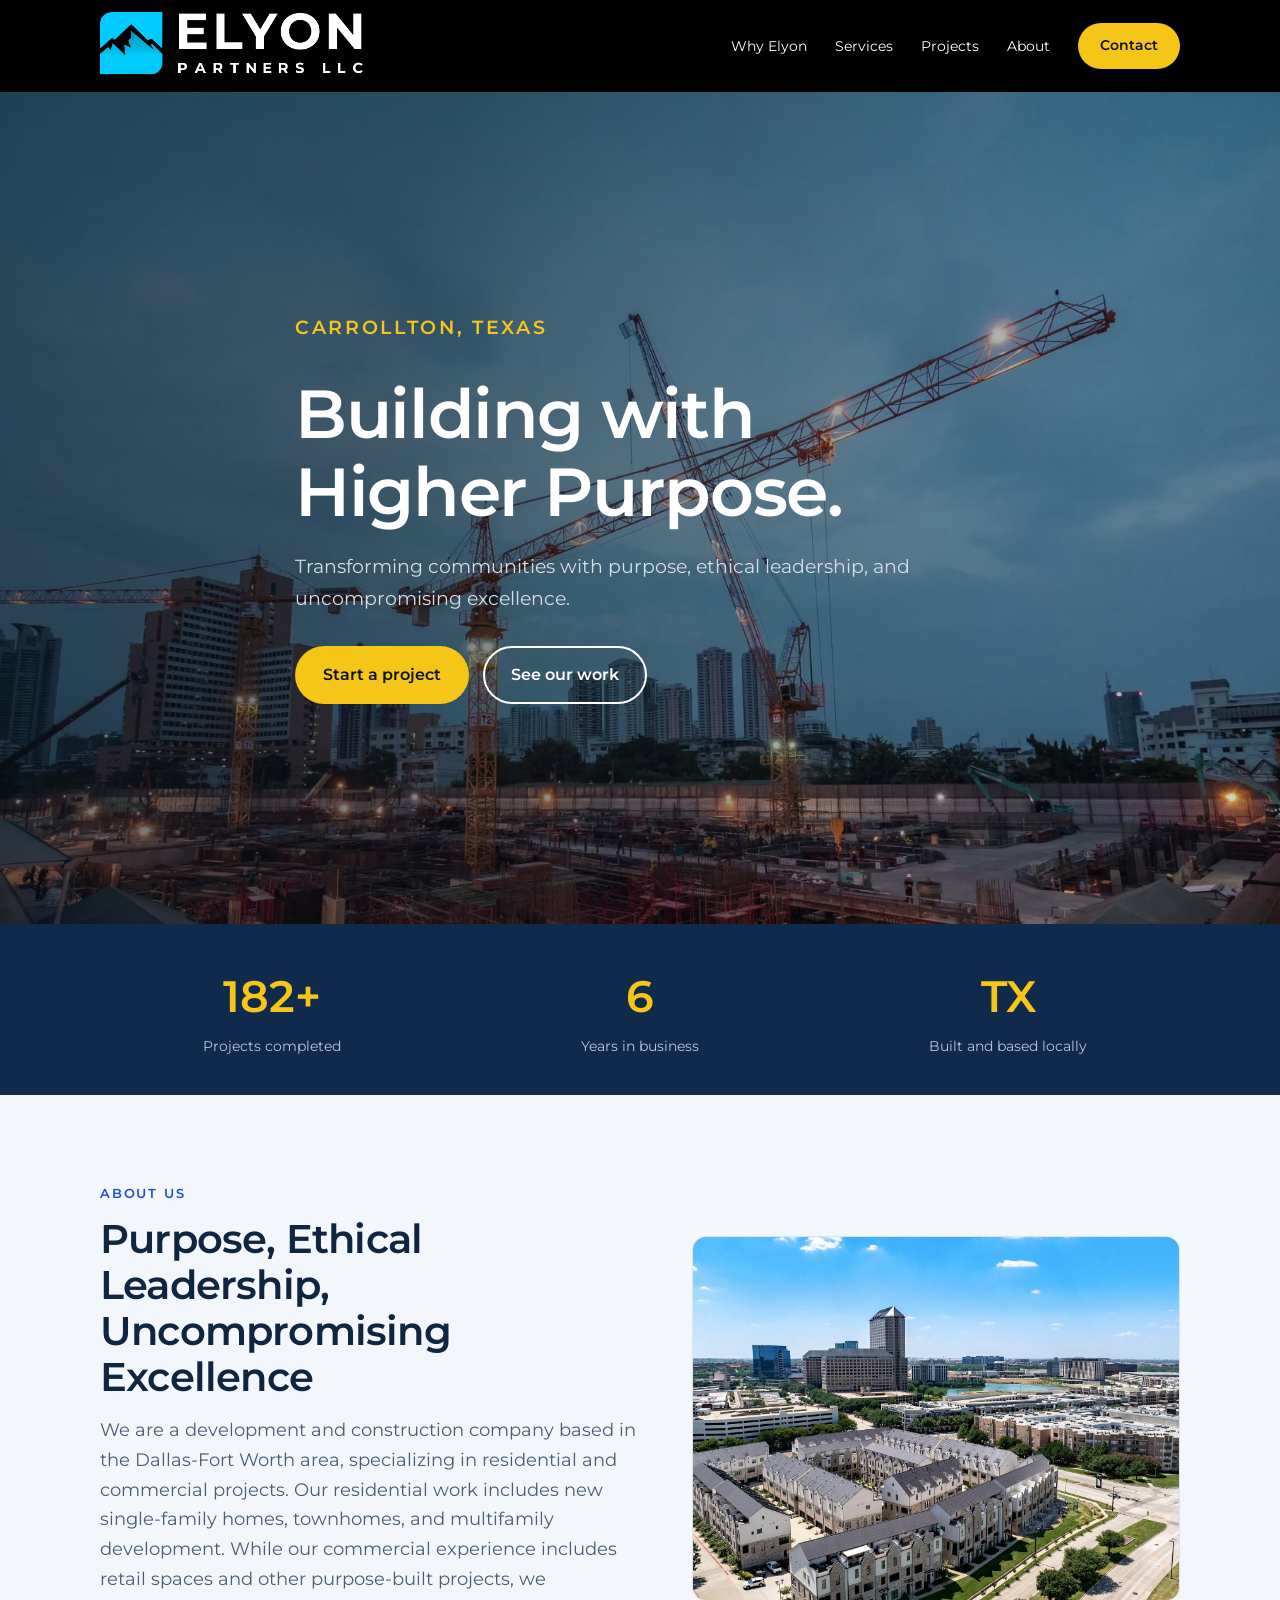
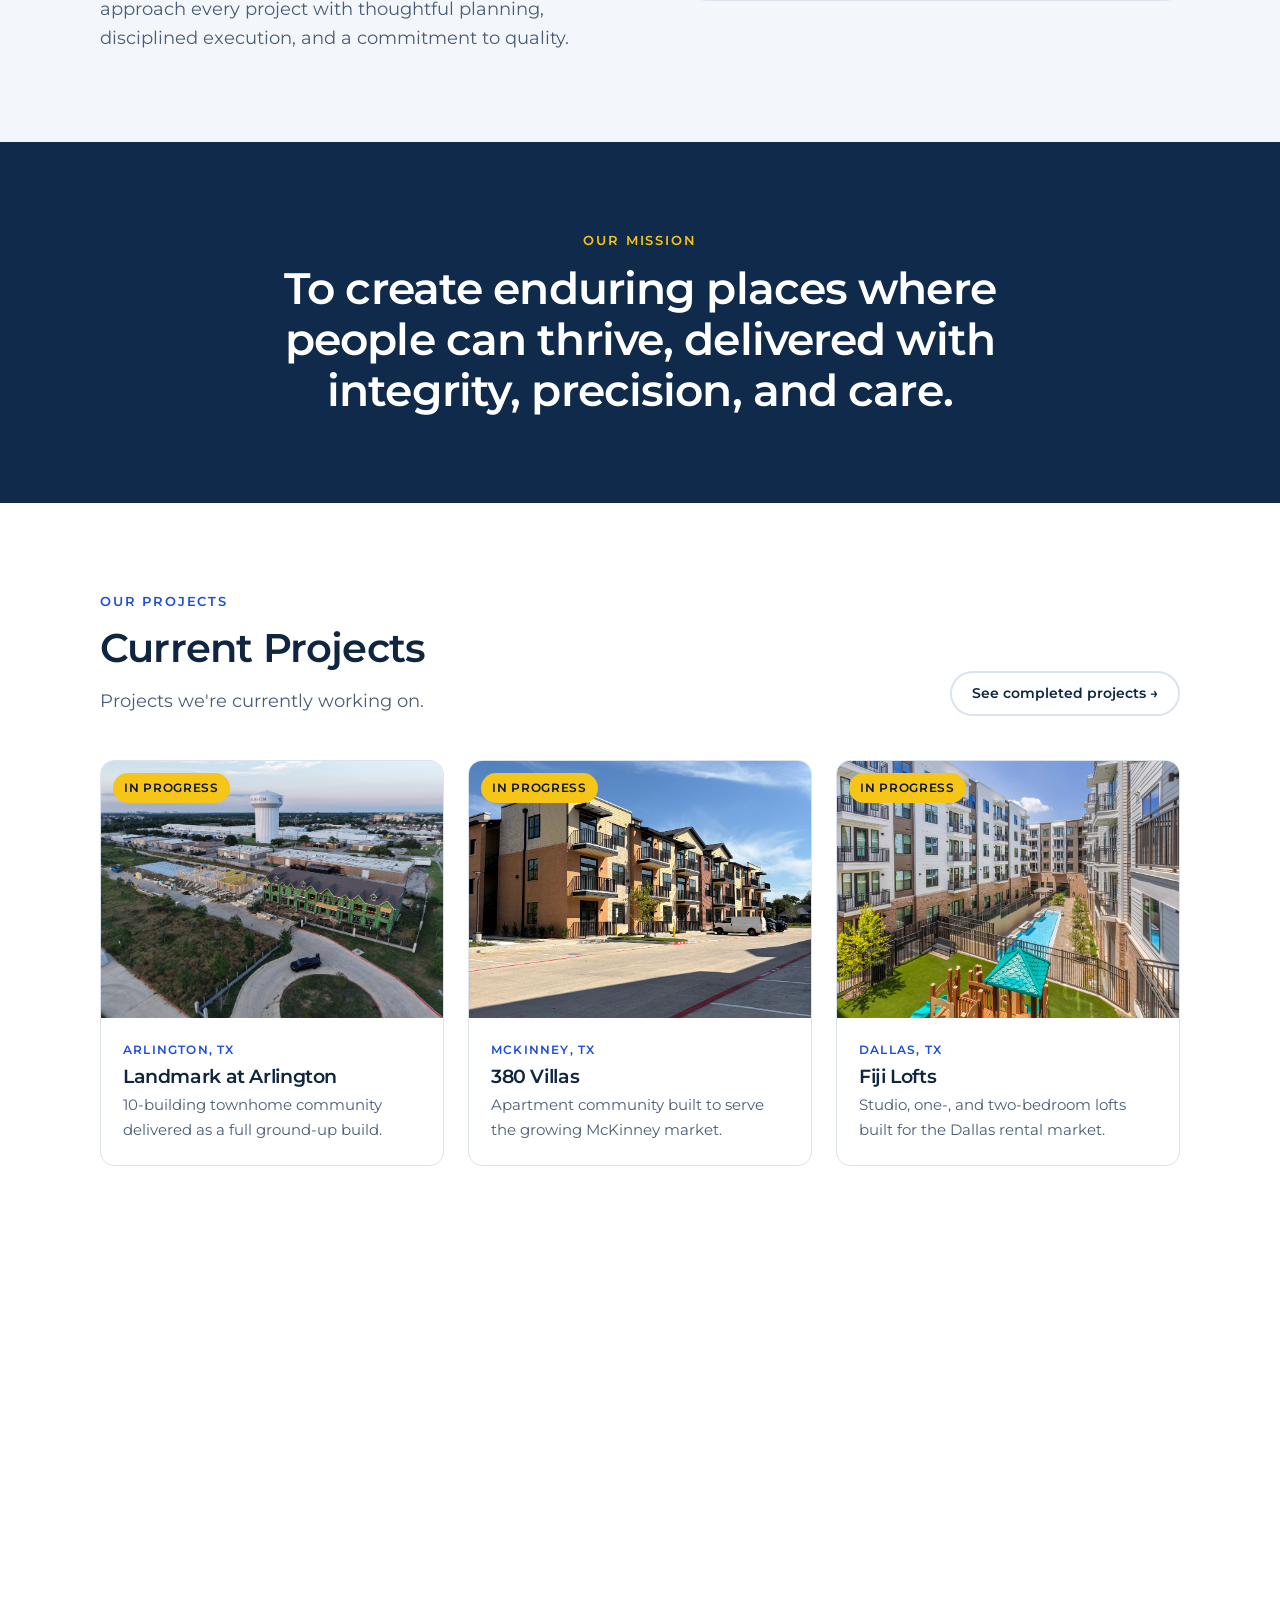
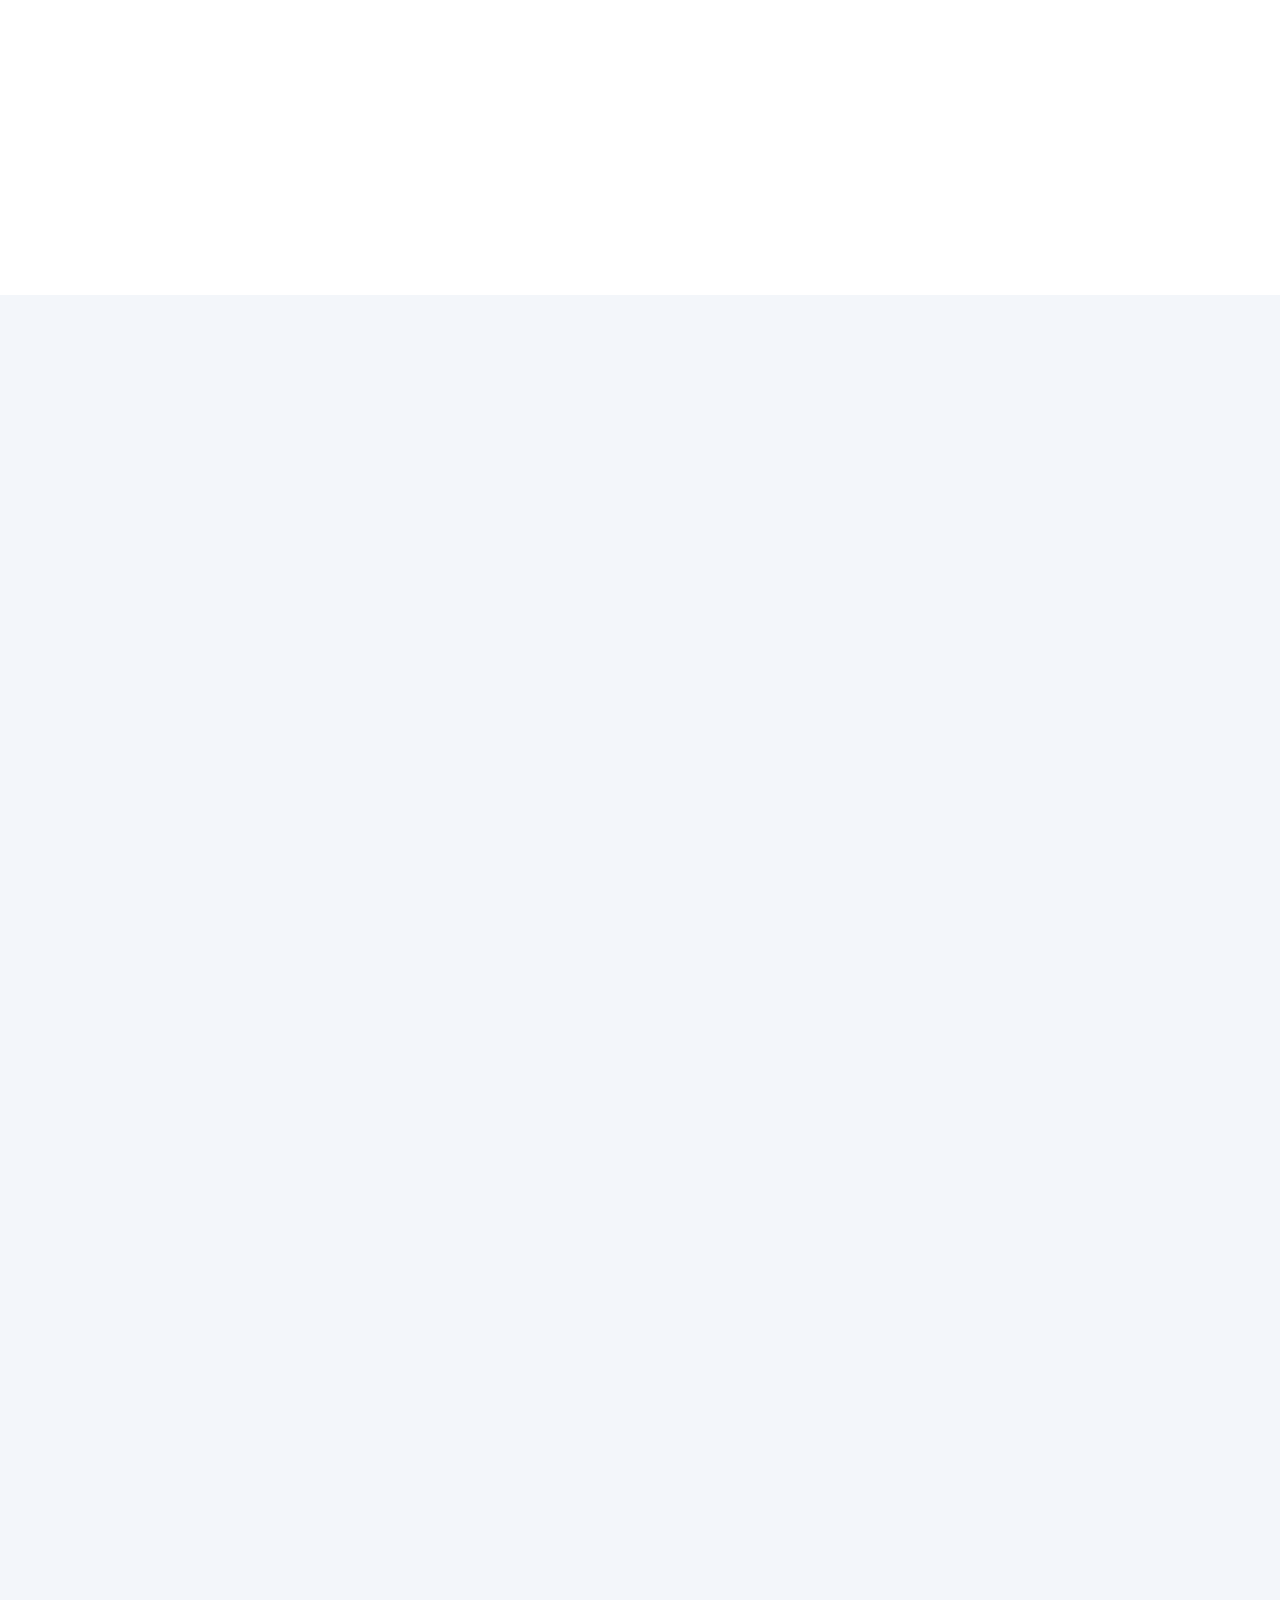
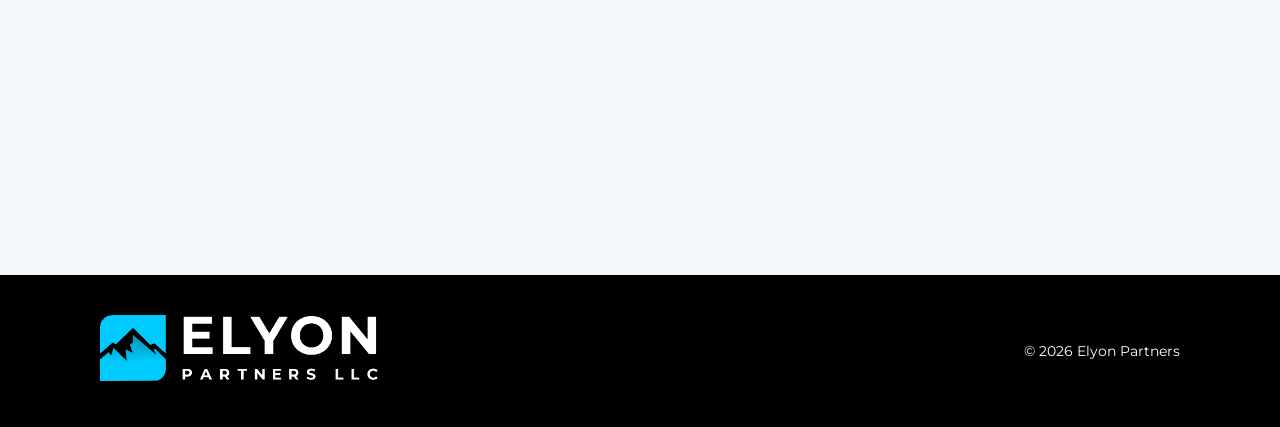
<file: index.html>
<!doctype html>
<html lang="en">
<head>
<meta charset="utf-8">
<meta name="viewport" content="width=device-width, initial-scale=1">
<title>Elyon Partners | Carrollton, TX</title>
<meta name="description" content="Elyon Partners builds and develops multi-family communities and commercial projects across Texas. Local, accountable, and hands-on from first sketch to final service call.">
<link rel="preconnect" href="https://fonts.googleapis.com">
<link rel="preconnect" href="https://fonts.gstatic.com" crossorigin>
<link href="https://fonts.googleapis.com/css2?family=Montserrat:wght@400;500;600;700;800&display=swap" rel="stylesheet">
<link rel="stylesheet" href="styles.css">
</head>
<body>
<script>document.documentElement.classList.add("js")</script>

<header>
  <nav class="wrap" aria-label="Main">
    <a class="logo" href="#top"><img src="photos/logo_white_text.png" alt="Elyon Partners"></a>
    <ul>
      <li><a href="#why">Why Elyon</a></li>
      <li><a href="#services">Services</a></li>
      <li><a href="#projects">Projects</a></li>
      <li><a href="#about">About</a></li>
      <li><a class="btn btn-primary" href="#contact">Contact</a></li>
    </ul>
  </nav>
</header>

<main id="top">
  <section class="hero" aria-labelledby="h1">
    <video class="hero-video" autoplay muted loop playsinline preload="auto"
    poster="photos/hero.jpg">
      <source src="photos/hero.mp4" type="video/mp4">
    </video>
    <div class="wrap">
      <p class="eyebrow" style="color:var(--accent)"><span data-site="location">Carrollton, Texas</span></p>
      <h1 id="h1">Building with Higher Purpose.</h1>
      <p>Transforming communities with purpose, ethical leadership, and uncompromising excellence.</p>
      <div class="btns">
        <a class="btn btn-primary" href="#contact">Start a project</a>
        <a class="btn btn-ghost" href="#projects">See our work</a>
      </div>
    </div>
  </section>

  <div class="stats">
    <div class="wrap">
      <div><b data-count="182" data-suffix="+">182+</b><span>Projects completed</span></div>
      <div><b data-count="6">6</b><span>Years in business</span></div>
      <div><b>TX</b><span>Built and based locally</span></div>
    </div>
  </div>

  <section id="about" class="soft" aria-labelledby="about-h">
    <div class="wrap about">
      <div>
        <p class="eyebrow reveal">About us</p>
        <h2 class="reveal" id="about-h">Purpose, Ethical Leadership, Uncompromising Excellence</h2>
        <p class="lead reveal">We are a development and construction company based in the Dallas-Fort Worth area, specializing in residential and commercial projects.
           Our residential work includes new single-family homes, townhomes, and multifamily development. While our commercial experience includes retail spaces and 
           other purpose-built projects, we approach every project with thoughtful planning, disciplined execution, and a commitment to quality.</p>
      </div>
      <!-- Swap src below with your picture, e.g. photos/about.jpg -->
      <figure class="about-img reveal">
        <img src="photos/cedar branch.jpg" alt="Elyon Partners project">
      </figure>
    </div>
  </section>

  <section id="mission" class="mission" aria-labelledby="mission-h">
    <div class="wrap">
      <p class="eyebrow reveal">Our mission</p>
      <h2 class="reveal" id="mission-h">To create enduring places where people can thrive, delivered with integrity, precision, and care.</h2>
    </div>
  </section>

  <section id="projects" aria-labelledby="proj-h">
    <div class="wrap">
      <div class="sec-head">
        <div>
          <p class="eyebrow reveal">Our projects</p>
          <h2 class="reveal" id="proj-h">Current Projects</h2>
          <p class="lead reveal">Projects we're currently working on.</p>
        </div>
        <a class="btn btn-sm reveal" href="projects.html">See completed projects &rarr;</a>
      </div>
      <div class="proj-grid" id="current-projects"></div>
    </div>
  </section>


  <section id="why" aria-labelledby="why-h">
    <div class="wrap">
      <p class="eyebrow reveal">Why hire us</p>
      <h2 class="reveal" id="why-h">Built on quality, accountability, and local roots.</h2>
      <p class="lead reveal">Choosing a builder is choosing who answers the phone when things get complicated. Here is what you get with Elyon Partners.</p>
      <div class="grid g4">
        <article class="card reveal"><div class="n">1</div><h3>Hands-on Project Management</h3><p>Direct, active oversight on every job. Never handed off to a rotating cast of subs.</p></article>
        <article class="card reveal"><div class="n">2</div><h3>Safety-First Culture</h3><p>Site safety and compliance built into how we run every project daily.</p></article>
        <article class="card reveal"><div class="n">3</div><h3>Transparent Communication</h3><p>Every role stays informed during every phase, including owners and developers.</p></article>
        <article class="card reveal"><div class="n">4</div><h3>On-Time, On-Budget Delivery</h3><p>Disciplined scheduling and cost control from groundbreaking to close.</p></article>
      </div>
    </div>
  </section>

  <section id="services" class="soft" aria-labelledby="svc-h">
    <div class="wrap">
      <p class="eyebrow reveal">Our Services</p>
      <h2 class="reveal" id="svc-h">What we do</h2>
      <div class="grid g2">
        <article class="svc reveal">
          <figure><img src="photos/service-multifamily.jpg" alt="Multi-family community" loading="lazy"></figure>
          <div><h3>Multi-Family Development</h3><p>Developing multi-family and residential communities throughout Texas with a purpose. We believe our homes are a reflection of us and our ability to connect and foster wholeness.</p></div>
        </article>
        <article class="svc reveal">
          <figure><img src="photos/service-commercial.jpg" alt="Commercial building" loading="lazy"></figure>
          <div><h3>Commercial Construction</h3><p>From retail spaces to office complexes, we excel in delivering high-quality commercial construction solutions. With a focus on efficiency and excellence, we are committed to meeting your unique business needs.</p></div>
        </article>
      </div>
    </div>
  </section>




  <section id="contact" class="soft" aria-labelledby="c-h">
    <div class="wrap contact">
      <div>
        <p class="eyebrow reveal">Get in touch</p>
        <h2 class="reveal" id="c-h">Let's talk about your project.</h2>
        <p class="lead reveal">For any inquiries, questions, or to discuss your upcoming project, please feel free to contact us at <a data-site="phone" href="tel:+14699840156">469-984-0156</a> or simply fill out the form below.</p>
        <dl class="reveal">
          <div><dt>Inquiries</dt><dd><a data-site="phone" href="tel:+14699840156">469-984-0156</a></dd></div>
          <div><dt>Warranty or Service Request</dt><dd>Please email us at <a data-site="email" href="mailto:Howdy@elyondev.com">Howdy@elyondev.com</a></dd></div>
          <div><dt>Hours of Operation</dt><dd data-site="hours">Mon-Fri 8am-5pm</dd></div>
        </dl>
      </div>
      <!-- ponytail: mailto form for local preview; swap for a real endpoint when hosted -->
      <form class="reveal" action="mailto:Howdy@elyondev.com" method="post" enctype="text/plain">
        <label>Your Name<input name="name" required autocomplete="name"></label>
        <label>Email<input name="email" type="email" required autocomplete="email"></label>
        <label>Subject<input name="subject"></label>
        <label>Message<textarea name="message" required></textarea></label>
        <button class="btn btn-primary" type="submit">Send Message</button>
      </form>
    </div>
  </section>
</main>

<footer>
  <div class="wrap">
    <a href="#top"><img src="photos/logo_white_text.png" alt="Elyon Partners"></a>
    <span>© <span id="y"></span> Elyon Partners</span>
  </div>
</footer>
<script src="site-config.js"></script>
<script src="projects-data.js"></script>
<script src="site.js"></script>
</body>
</html>
</file>
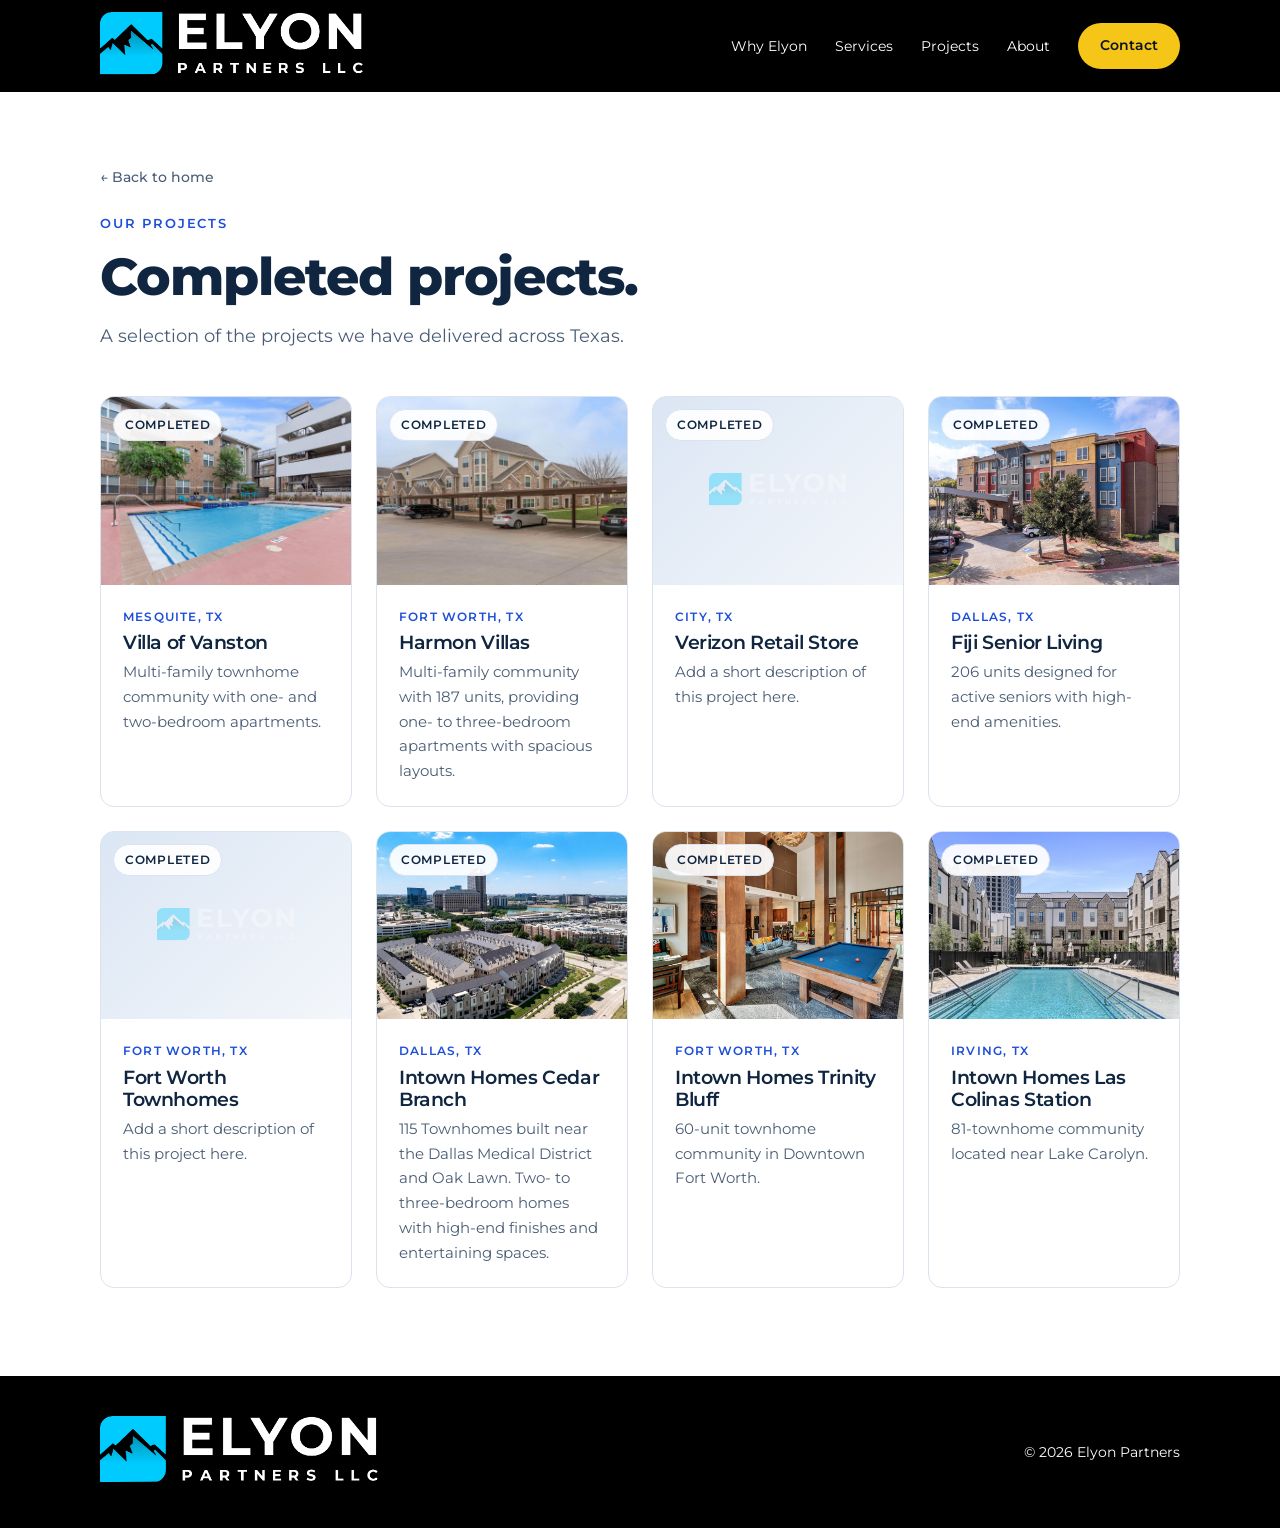
<file: projects.html>
<!doctype html>
<html lang="en">
<head>
<meta charset="utf-8">
<meta name="viewport" content="width=device-width, initial-scale=1">
<title>Completed Projects | Elyon Partners</title>
<meta name="description" content="A look at the projects Elyon Partners has completed across Texas.">
<link rel="preconnect" href="https://fonts.googleapis.com">
<link rel="preconnect" href="https://fonts.gstatic.com" crossorigin>
<link href="https://fonts.googleapis.com/css2?family=Montserrat:wght@400;500;600;700;800&display=swap" rel="stylesheet">
<link rel="stylesheet" href="styles.css">
</head>
<body>
<script>document.documentElement.classList.add("js")</script>

<header>
  <nav class="wrap" aria-label="Main">
    <a class="logo" href="index.html"><img src="photos/logo_white_text.png" alt="Elyon Partners"></a>
    <ul>
      <li><a href="index.html#why">Why Elyon</a></li>
      <li><a href="index.html#services">Services</a></li>
      <li><a href="index.html#projects">Projects</a></li>
      <li><a href="index.html#about">About</a></li>
      <li><a class="btn btn-primary" href="index.html#contact">Contact</a></li>
    </ul>
  </nav>
</header>

<main>
  <section class="page-hero" aria-labelledby="h1">
    <div class="wrap">
      <a class="back" href="index.html#projects">&larr; Back to home</a>
      <p class="eyebrow">Our projects</p>
      <h1 id="h1" style="font-size:clamp(32px,5vw,52px);font-weight:800;margin-bottom:16px">Completed projects.</h1>
      <p class="lead">A selection of the projects we have delivered across Texas.</p>
    </div>
  </section>
  <section style="padding-top:0">
    <div class="wrap"><div class="proj-grid four" id="completed-projects"></div></div>
  </section>
</main>

<footer>
  <div class="wrap">
    <a href="index.html"><img src="photos/logo_white_text.png" alt="Elyon Partners"></a>
    <span>© <span id="y"></span> Elyon Partners</span>
  </div>
</footer>
<script src="projects-data.js"></script>
<script src="site.js"></script>
</body>
</html>
</file>
<file: styles.css>
:root{
  --ink:#0f2540; --ink-2:#4a5d75; --line:#dbe3ee; --bg:#fff; --soft:#f3f6fa; --card:#fff;
  --deep:#000; --on-accent:#0a1521; --navy:#0f2a4a;
  --accent:#f5c518; --accent-ink:#1d4ed8; --accent-hover:#ffd84d; --radius:14px; --max:1120px;
  color-scheme:light;
}
*{box-sizing:border-box;margin:0}
html{scroll-behavior:smooth;scroll-padding-top:72px}
body{font:16px/1.65 Montserrat,system-ui,sans-serif;color:var(--ink);background:var(--bg);-webkit-font-smoothing:antialiased}
img{display:block;max-width:100%}
a{color:inherit}
.wrap{max-width:var(--max);margin:0 auto;padding:0 20px}
section{padding:88px 0}
.eyebrow{font-size:13px;font-weight:600;letter-spacing:.14em;text-transform:uppercase;color:var(--accent-ink);margin-bottom:12px}
h1,h2,h3{line-height:1.15;letter-spacing:-.02em}
h2{font-size:clamp(28px,4vw,40px);font-weight:600;margin-bottom:16px}
h3{font-size:19px;font-weight:600;margin-bottom:8px}
.lead{font-size:18px;color:var(--ink-2);max-width:60ch}
.btn{display:inline-block;padding:14px 26px;border-radius:999px;font-weight:600;text-decoration:none;border:2px solid transparent;transition:transform .2s,background .2s,color .2s,box-shadow .2s}
.btn:hover{transform:translateY(-2px)}
.btn-primary{background:var(--accent);color:var(--on-accent)}
.btn-primary:hover{background:var(--accent-hover);box-shadow:0 8px 24px rgba(245,197,24,.25)}
.btn-ghost{border-color:#fff;color:#fff}
.btn-ghost:hover{background:#fff;color:var(--on-accent)}
:focus-visible{outline:3px solid var(--accent);outline-offset:3px}

/* nav */
header{position:sticky;top:0;z-index:10;background:#000;border-bottom:0;transition:transform .35s cubic-bezier(.2,.7,.2,1)}
header.hide{transform:translateY(-100%)}
nav{display:flex;align-items:center;justify-content:space-between;height:92px}
.logo img{height:68px;width:auto}
nav ul{display:flex;gap:28px;list-style:none;padding:0;align-items:center}
nav ul a{text-decoration:none;font-size:14px;font-weight:400;color:#fff}
nav ul a:hover{color:#fff}
nav .btn{padding:9px 20px;font-size:14px;color:var(--on-accent)}
nav ul a:not(.btn){position:relative}
nav ul a:not(.btn)::after{content:"";position:absolute;left:0;right:0;bottom:-6px;height:2px;background:var(--accent);transform:scaleX(0);transform-origin:left;transition:transform .25s}
nav ul a:not(.btn):hover::after{transform:scaleX(1)}

/* hero */
.hero{background:#060e17 url("photos/hero.jpg") center/cover;position:relative;isolation:isolate;overflow:hidden;color:#fff;padding:0;min-height:calc(100vh - 68px);display:flex;align-items:center}
.hero::before{content:"";position:absolute;inset:0;z-index:-1;
  background:linear-gradient(105deg,rgba(6,14,23,.55) 30%,rgba(6,14,23,.15))}
.hero-video{position:absolute;inset:0;width:100%;height:100%;object-fit:cover;z-index:-2;
  animation:kenburns 24s ease-out forwards}
@keyframes kenburns{from{transform:scale(1.12)}to{transform:scale(1)}}
@keyframes rise{from{opacity:0;transform:translateY(28px)}to{opacity:1;transform:none}}
.hero .wrap>*{animation:rise .9s cubic-bezier(.2,.7,.2,1) both}
.hero .wrap>:nth-child(2){animation-delay:.12s}
.hero .wrap>:nth-child(3){animation-delay:.26s}
.hero .wrap>:nth-child(4){animation-delay:.4s}
.hero .wrap{padding-top:96px;padding-bottom:96px}
.hero h1{font-size:clamp(38px,6.5vw,68px);font-weight:600;max-width:15ch;margin-bottom:20px}
.hero p{font-size:19px;max-width:52ch;color:#d5dde5;margin-bottom:32px}
.hero .btns{display:flex;gap:14px;flex-wrap:wrap}

/* stats strip */
.stats{background:var(--navy);color:#fff;padding:36px 0}
.stats .wrap{display:grid;grid-template-columns:repeat(3,1fr);gap:24px;text-align:center}
.stats b{display:block;font-size:clamp(30px,4vw,44px);font-weight:600;color:var(--accent)}
.stats span{font-size:14px;color:#b9c8da}

/* why */
.grid{display:grid;gap:24px;margin-top:44px}
.g4{grid-template-columns:repeat(4,1fr)}
.g3{grid-template-columns:repeat(3,1fr)}
.g2{grid-template-columns:repeat(2,1fr)}
.card{border:1px solid var(--line);border-radius:var(--radius);padding:28px;background:var(--card)}
.card,.svc{transition:transform .3s,border-color .3s,box-shadow .3s}
.card:hover,.svc:hover{transform:translateY(-6px);border-color:var(--accent);box-shadow:0 18px 40px rgba(15,37,64,.14)}
.card .n{display:grid;place-items:center;width:40px;height:40px;border-radius:10px;background:rgba(245,197,24,.28);color:var(--accent-ink);font-weight:600;margin-bottom:18px;transition:transform .3s}
.card:hover .n{transform:rotate(-8deg) scale(1.1)}
.card p{color:var(--ink-2);font-size:15px}

/* services */
.soft{background:var(--soft)}
.svc{border-radius:var(--radius);overflow:hidden;background:var(--card);border:1px solid var(--line)}
.svc figure,.svc img{width:100%;aspect-ratio:16/10;object-fit:cover;transition:transform .6s}
.svc:hover img{transform:scale(1.06)}
.svc div{padding:28px}
.svc p{color:var(--ink-2)}

/* projects */

/* projects */
.sec-head{display:flex;justify-content:space-between;align-items:flex-end;gap:20px;flex-wrap:wrap}
.btn-sm{padding:9px 20px;font-size:14px;border-color:var(--line);color:var(--ink)}
.btn-sm:hover{border-color:var(--accent);color:var(--accent);background:transparent}
.pcard{display:flex;flex-direction:column;border:1px solid var(--line);border-radius:var(--radius);overflow:hidden;background:var(--card);transition:transform .3s,border-color .3s,box-shadow .3s}
.pcard:hover{transform:translateY(-6px);border-color:var(--accent);box-shadow:0 18px 40px rgba(15,37,64,.14)}
.pimg{position:relative;aspect-ratio:4/3;overflow:hidden;background:linear-gradient(135deg,#dbe6f4,#f3f6fa)}
.pimg img{width:100%;height:100%;object-fit:cover;transition:transform .6s}
.pcard:hover .pimg img{transform:scale(1.06)}
.pimg.ph{display:grid;place-items:center}
.pimg.ph img{width:55%;height:auto;opacity:.35;object-fit:contain}
.badge{position:absolute;top:12px;left:12px;font-size:12px;font-weight:600;letter-spacing:.06em;text-transform:uppercase;padding:5px 11px;border-radius:999px;background:var(--accent);color:var(--on-accent)}
.badge.done{background:rgba(255,255,255,.92);color:var(--ink);border:1px solid var(--line)}
.pbody{padding:22px;display:grid;gap:6px}
.pbody h3{margin:0}
.ploc{font-size:12px;font-weight:600;letter-spacing:.1em;text-transform:uppercase;color:var(--accent-ink)}
.pbody p{color:var(--ink-2);font-size:15px}
.proj-grid{margin-top:44px;display:grid;gap:24px;grid-template-columns:repeat(3,1fr)}
.proj-grid.four{grid-template-columns:repeat(4,1fr)}
.page-hero{padding:72px 0 0}
.back{display:inline-block;margin-bottom:24px;font-size:14px;font-weight:500;color:var(--ink-2);text-decoration:none}
.back:hover{color:var(--accent)}

/* about */
.about{display:grid;grid-template-columns:1.1fr 1fr;gap:56px;align-items:center}
.about p+p{margin-top:16px}
.about-img{border-radius:var(--radius);overflow:hidden;aspect-ratio:4/3;border:1px solid var(--line)}
.about-img img{width:100%;height:100%;object-fit:cover}
.checks{list-style:none;padding:0;display:grid;gap:14px}
.checks li{display:flex;gap:12px;padding:18px 20px;border:1px solid var(--line);border-radius:var(--radius);background:var(--card);font-weight:400}
.checks li::before{content:"✓";color:var(--accent-ink);font-weight:600}

/* mission */
.mission{background:var(--navy);color:#fff;text-align:center}
.mission h2{max-width:24ch;margin:0 auto;font-size:clamp(26px,4vw,44px)}
.mission .eyebrow{color:var(--accent)}
.values{text-align:left;margin-top:56px}
.values article{padding-top:20px;border-top:2px solid var(--accent)}
.values p{color:var(--ink-2);font-size:15px}

/* process */
.steps{counter-reset:s}
.steps .card::before{counter-increment:s;content:"0" counter(s);display:block;font-size:13px;font-weight:600;color:var(--accent-ink);letter-spacing:.1em;margin-bottom:14px}

/* contact */
.contact{display:grid;grid-template-columns:1fr 1.2fr;gap:56px}
.contact dl{margin-top:28px;display:grid;gap:20px}
.contact dt{font-size:13px;font-weight:600;letter-spacing:.08em;text-transform:uppercase;color:var(--ink-2)}
.contact dd{font-size:17px}
.contact dd a{text-decoration:none;border-bottom:1px solid var(--accent)}
form{display:grid;gap:16px;padding:32px;border:1px solid var(--line);border-radius:var(--radius);background:var(--card)}
label{font-size:14px;font-weight:500;display:grid;gap:6px}
input,textarea{font:inherit;color:var(--ink);background:var(--bg);padding:12px 14px;border:1px solid var(--line);border-radius:10px;width:100%;transition:border-color .2s,box-shadow .2s}
input:focus,textarea:focus{outline:none;border-color:var(--accent);box-shadow:0 0 0 3px rgba(245,197,24,.2)}
textarea{min-height:130px;resize:vertical}
form button{cursor:pointer;font:inherit;font-weight:500}

footer{background:#000;color:#fff;padding:40px 0;font-size:14px}

/* scroll reveal (only when JS is on) */
.js .reveal{opacity:0;transform:translateY(32px);transition:opacity .8s cubic-bezier(.2,.7,.2,1),transform .8s cubic-bezier(.2,.7,.2,1)}
.js .reveal.in{opacity:1;transform:none}
.js .card.reveal.in,.js .svc.reveal.in,.js .pcard.reveal.in{transition:opacity .8s,transform .3s,border-color .3s,box-shadow .3s}
.js .card.reveal.in:hover,.js .svc.reveal.in:hover,.js .pcard.reveal.in:hover{transition-delay:0s!important}
footer .wrap{display:flex;justify-content:space-between;align-items:center;flex-wrap:wrap;gap:16px}
footer img{height:72px;width:auto}

@media(max-width:900px){
  .g4,.proj-grid,.proj-grid.four{grid-template-columns:repeat(2,1fr)}
  .g3{grid-template-columns:1fr}
  .about,.contact{grid-template-columns:1fr;gap:36px}
}
@media(max-width:640px){
  section{padding:64px 0}
  nav ul li:not(:last-child){display:none}
  .g4,.g2,.proj-grid,.proj-grid.four{grid-template-columns:1fr}
}
@media(prefers-reduced-motion:reduce){
  html{scroll-behavior:auto}
  *,*::before,*::after{animation:none!important;transition:none!important}
  .js .reveal{opacity:1;transform:none}
}

.hero{isolation:isolate}
.hero-video{z-index:0}
.hero::before{z-index:1}
.hero .wrap{position:relative;z-index:2}
</file>
